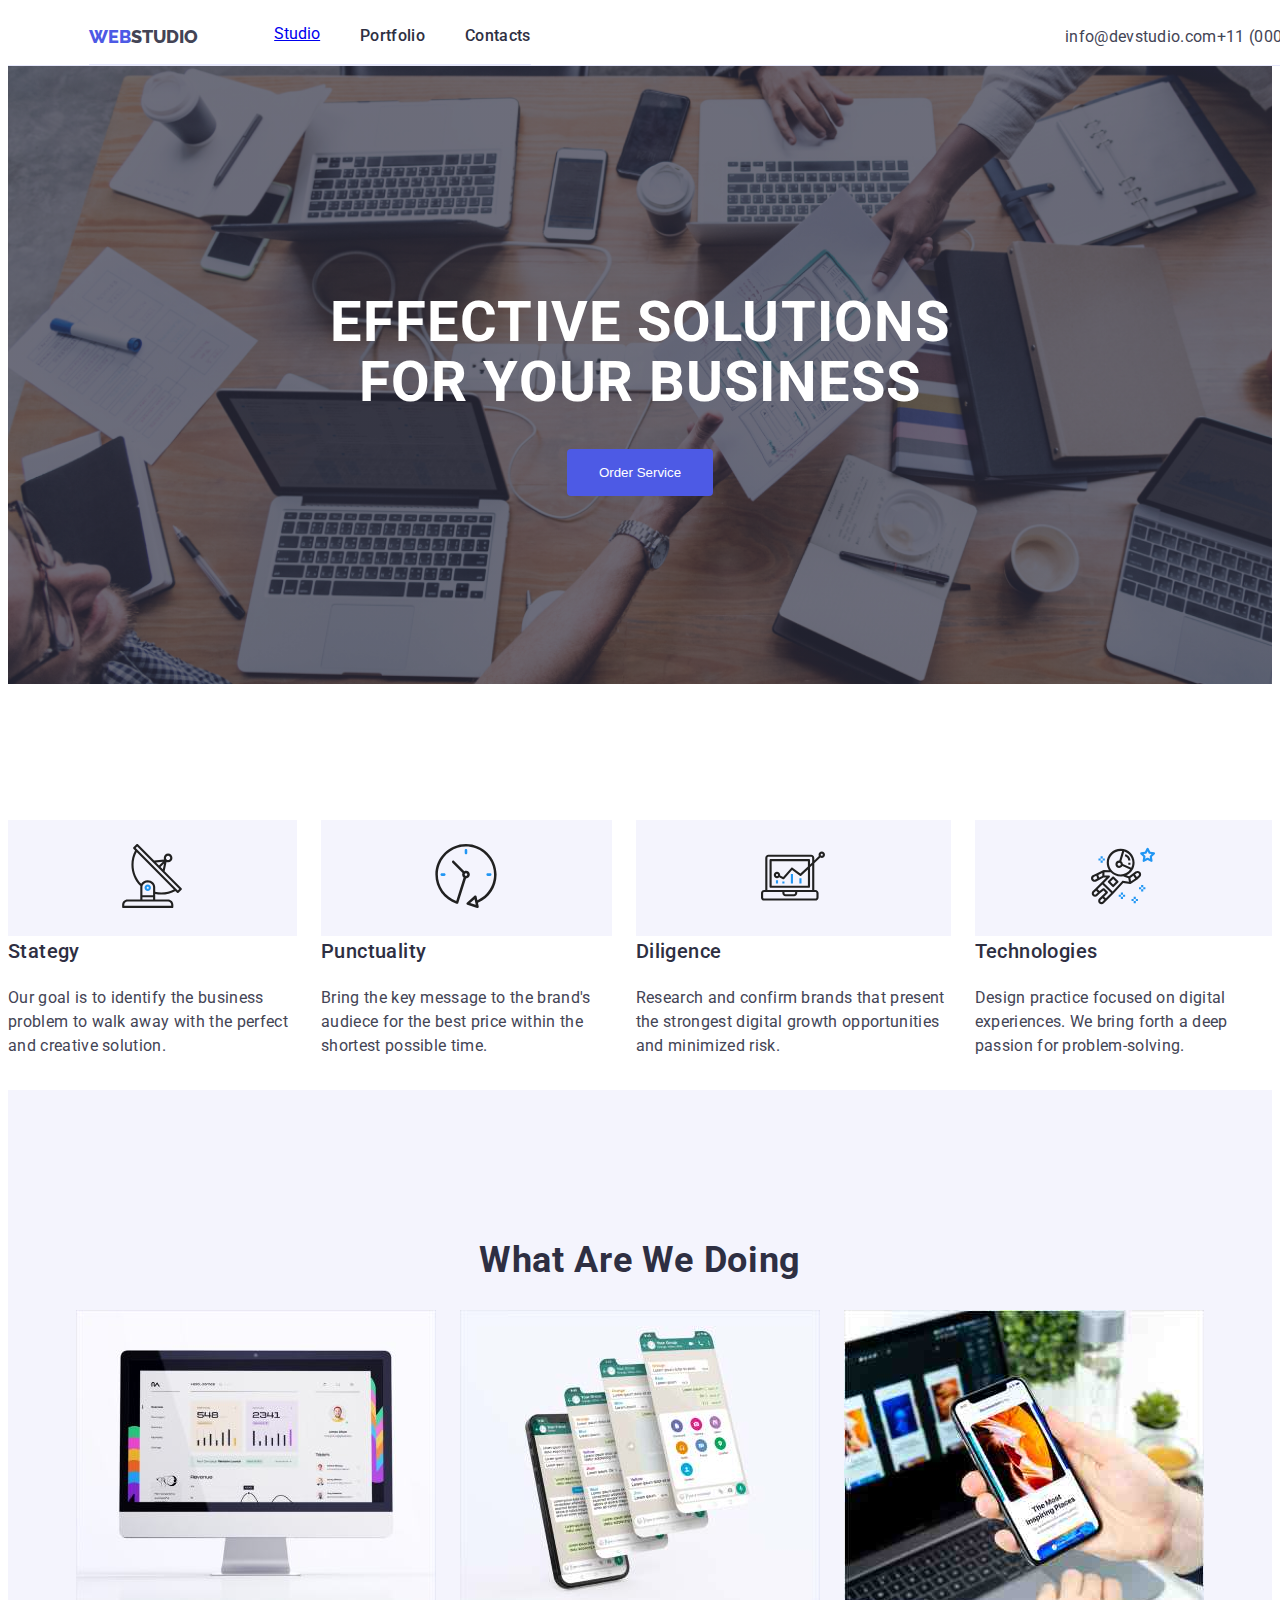
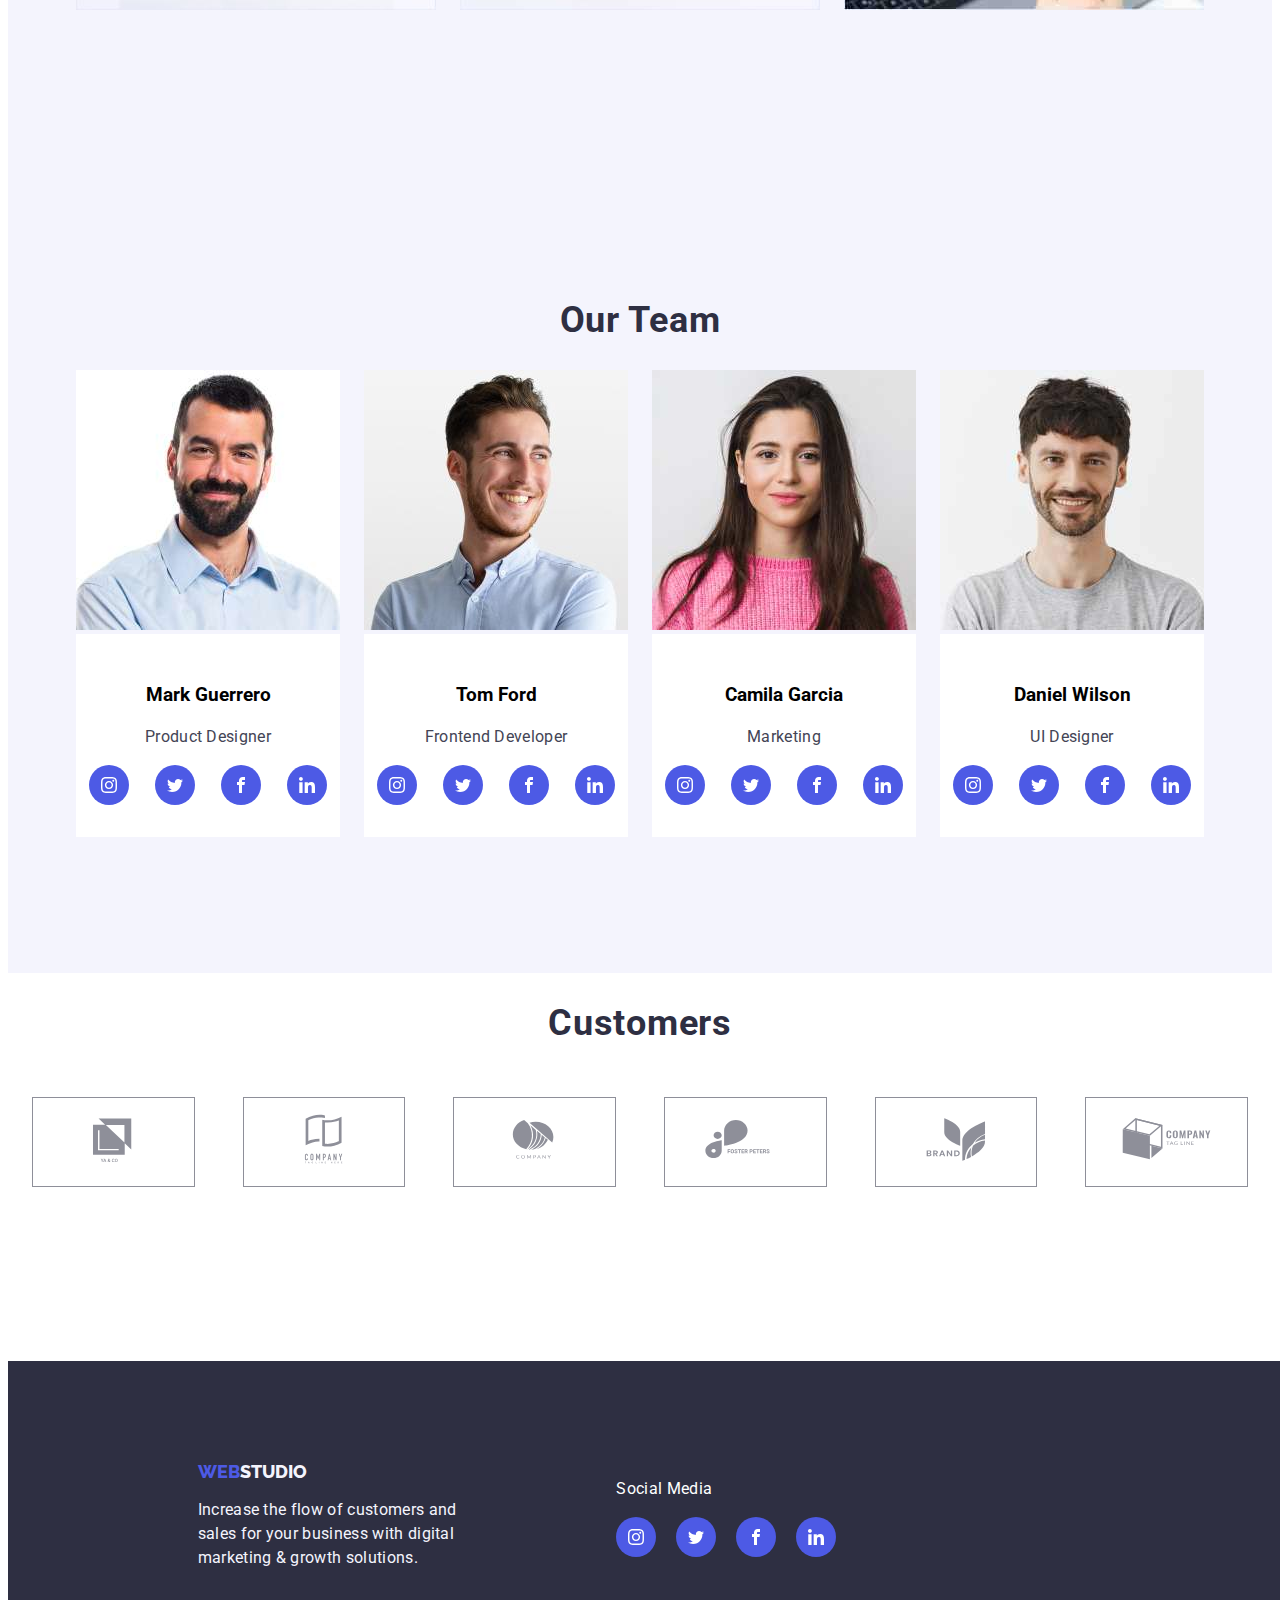
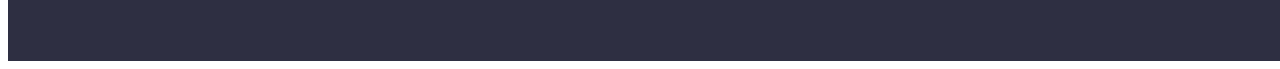
<file: index.html>
<!DOCTYPE html>
<html lang="en">
<head>
    <meta charset="UTF-8">
    <meta name="viewport" content="width=device-width, initial-scale=1.0">
    <title>Homework 5</title>
    <link rel="preconnect" href="https://fonts.googleapis.com">
    <link rel="preconnect" href="https://fonts.gstatic.com" crossorigin>
    <link href="https://fonts.googleapis.com/css2?family=Raleway:wght@800&family=Roboto:wght@400;500;700&display=swap"
        rel="stylesheet">
    <link rel="stylesheet" href="./css/styles.css">
</head>
<body>
    <header class="container d-flex header">
        <div class="d-flex">
        <a href="#" class="logo link"><span class="logo-web">WEB</span>STUDIO</a>
            <nav> 
                <ul class="list studio">
                        <li>
                            <a href="index.html" class="link-nav-link-active">Studio</a></li>           
                        <li>
                            <a href="portfolio.html" class="link nav-link"> Portfolio</a></li>
                        <li>
                            <a href="" class="link nav-link">Contacts</a></li>
                </ul>
               </nav> 
        </div>
        <ul class="list-info">
            <li><a href="" class="link contacts ">info@devstudio.com</a></li>
            <li><a href="" class="link contacts">+11 (000) 111-11-11</a></li>
        </ul>
        
    </header>

        <main>
            <section class="bg-dark">
                <h1 class="hero-class">Effective Solutions<br>for Your Business</h1>
                <button type="button" class="btn" data-modal-open>Order Service</button>
                <div class="backdrop is-hidden" data-modal>
                    <div class="modal">
                        <button class="modal-close-btn" data-modal-close>
                            <svg with="18" height="18">
                                <use href="./images/icons.svg#close"></use>
                            </svg>
                        </button>
                    </div>
                </div>
            </section>

            <section class="team-section"> 
                <div class="container">
                <ul class="list strategy">
                     <li>
                        <div class="svg">
                            <svg width="64" height="64">
                                <use href="./images/icons.svg#antenna-1"> </use>
                            </svg>
                        </div>
                     <h3 class="team-name">Stategy</h3>
                     <p class="p-dark">Our goal is to identify the business problem to walk away with the perfect and creative solution.</p>
                     </li>      
               
                    <li>
                        <div class="svg">
                            <svg width="64" height="64">
                                <use href="./images/icons.svg#clock-1"> </use>
                            </svg>
                        </div>
                         <h3 class="team-name">Punctuality</h3>
                         <p class="p-dark">Bring the key message to the brand's audiece for the best price within the shortest possible time.</p>
                    </li>  
               
                    <li>
                        <div class="svg">
                            <svg width="64" height="64">
                                <use href="./images/icons.svg#diagram-1"> </use>
                            </svg>
                        </div>
                         <h3 class="team-name">Diligence</h3>
                         <p class="p-dark">Research and confirm brands that present the strongest digital growth opportunities and minimized risk.</p>
                     </li>
            
                     <li>
                        <div class="svg">
                            <svg width="64" height="64">
                                <use href="./images/icons.svg#astronaut-1"> </use>
                            </svg>
                        </div>
                        <h3 class="team-name">Technologies</h3>
                        <p class="p-dark">Design practice focused on digital experiences. We bring forth a deep passion for problem-solving.</p>
                    </li> 
                </ul>
                </div>
            </section>

        <section class="section">
        <h2 class="center">What are we doing</h2>

    <ul class="list strategy">
        <li><a href="Rectangle71(1).jpg">
                <img src="images/Rectangle71(1).jpg" alt="picture" width="360"></a></li>

   
        <li><a href="img2(1).jpg">
                <img src="images/img2(1).jpg" alt="picture" width="360"></a></li> 
    
   
        <li><a href="img3(1).jpg">
                <img src="images/img3(1).jpg" alt="picture" width="360"></a></li>
    </ul>
    </section>
    <section class="section">
        <h2 class="center">Our Team</h2>
            <ul class="list strategy">
                 <li><a href="img(1).jpg">
                    <img src="images/img(1).jpg" alt="picture"></a>
                    <div class="team-caption">
                        <h3>Mark Guerrero</h3>
                        <p class="p-dark">Product Designer</p>
                            <div class="team-sm">
                                <a class="team-sm-icon">
                                    <svg width="16" height="16" class="icon icon-facebook">
                                        <use xlink:href="./images/icons.svg#instagram"></use>
                                    </svg>
                                </a>
                                <a class="team-sm-icon">
                                    <svg width="16" height="16" class="icon icon-facebook">
                                        <use xlink:href="./images/icons.svg#twitter"></use>
                                    </svg>
                                </a>
                                <a class="team-sm-icon">
                                    <svg width="16" height="16" class="icon icon-facebook">
                                        <use xlink:href="./images/icons.svg#facebook"></use>
                                    </svg>
                                </a>
                                <a class="team-sm-icon">
                                    <svg width="16" height="16" class="icon icon-facebook">
                                        <use xlink:href="./images/icons.svg#linkedin-1"></use>
                                    </svg>
                                </a>
                        </div>
                    </div>
                 </li>
                <li><a href="img4(2).jpg">
                      <img src="images/img4(2).jpg" alt="picture"></a>
                        <div class="team-caption">
                        <h3>Tom Ford</h3>
                        <p class="p-dark">Frontend Developer</p>
                            <div class="team-sm">
                                <a class="team-sm-icon">
                                    <svg width="16" height="16" class="icon icon-facebook">
                                        <use xlink:href="./images/icons.svg#instagram"></use>
                                    </svg>
                                </a>
                                <a class="team-sm-icon">
                                    <svg width="16" height="16" class="icon icon-facebook">
                                        <use xlink:href="./images/icons.svg#twitter"></use>
                                    </svg>
                                </a>
                                <a class="team-sm-icon">
                                    <svg width="16" height="16" class="icon icon-facebook">
                                        <use xlink:href="./images/icons.svg#facebook"></use>
                                    </svg>
                                </a>
                                <a class="team-sm-icon">
                                    <svg width="16" height="16" class="icon icon-facebook">
                                        <use xlink:href="./images/icons.svg#linkedin-1"></use>
                                    </svg>
                                </a>
                            </div> 
                        </div>
                </li>
                <li><a href="img5(1).jpg">
                    <img src="images/img5(1).jpg" alt="picture"></a>
                    <div class="team-caption">
                    <h3>Camila Garcia</h3>
                    <p class="p-dark">Marketing</p>
                        <div class="team-sm">
                            <a class="team-sm-icon">
                                <svg width="16" height="16" class="icon icon-facebook">
                                    <use xlink:href="./images/icons.svg#instagram"></use>
                                </svg>
                            </a>
                            <a class="team-sm-icon">
                                <svg width="16" height="16" class="icon icon-facebook">
                                    <use xlink:href="./images/icons.svg#twitter"></use>
                                </svg>
                            </a>
                            <a class="team-sm-icon">
                                <svg width="16" height="16" class="icon icon-facebook">
                                    <use xlink:href="./images/icons.svg#facebook"></use>
                                </svg>
                            </a>
                            <a class="team-sm-icon">
                                <svg width="16" height="16" class="icon icon-facebook">
                                    <use xlink:href="./images/icons.svg#linkedin-1"></use>
                                </svg>
                            </a>
                        </div>
                    </div> 
                </li>
                 <li><a href="img6(1).jpg">
                    <img src="images/img6(1).jpg" alt="picture"></a>
                    <div class="team-caption">
                    <h3>Daniel Wilson</h3>
                    <p class="p-dark">UI Designer</p>
                        <div class="team-sm">
                            <a class="team-sm-icon">
                                <svg width="16" height="16" class="icon icon-facebook">
                                    <use xlink:href="./images/icons.svg#instagram"></use>
                                </svg>
                            </a>
                            <a class="team-sm-icon">
                                <svg width="16" height="16" class="icon icon-facebook">
                                    <use xlink:href="./images/icons.svg#twitter"></use>
                                </svg>
                            </a>
                            <a class="team-sm-icon">
                                <svg width="16" height="16" class="icon icon-facebook">
                                    <use xlink:href="./images/icons.svg#facebook"></use>
                                </svg>
                            </a>
                            <a class="team-sm-icon">
                                <svg width="16" height="16" class="icon icon-facebook">
                                    <use xlink:href="./images/icons.svg#linkedin-1"></use>
                                </svg>
                            </a>
                        </div>
                    </div>
                    </li>  
                </ul>
    </section>
    <section class="customers"> 
        <h2 class="center">Customers</h2>
        <ul class="list">
            <li class="customer-icon">
                <a href="#">
                    <svg width="104" height="56" class="icon icon-facebook">
                        <use xlink:href="./images/icons.svg#Logo-6"></use>
                    </svg>
                </a>
            </li>
            <li class="customer-icon">
                <a href="#">
                    <svg width="104" height="56" class="icon icon-facebook">
                        <use xlink:href="./images/icons.svg#Logo-4"></use>
                    </svg>
                </a>
            </li>
            <li class="customer-icon">
                <a href="#">
                    <svg width="104" height="56" class="icon icon-facebook">
                        <use xlink:href="./images/icons.svg#Logo-5"></use>
                    </svg>
                </a>
            </li>
            <li class="customer-icon">
                <a href="#">
                    <svg width="104" height="56" class="icon icon-facebook">
                        <use xlink:href="./images/icons.svg#Logo-2"></use>
                    </svg>
                </a>
            </li>
            <li class="customer-icon">
                <a href="#">
                    <svg width="104" height="56" class="icon icon-facebook">
                        <use xlink:href="./images/icons.svg#Logo"></use>
                    </svg>
                </a>
            </li>
            <li class="customer-icon">
                <a href="#">
                    <svg width="104" height="56" class="icon icon-facebook">
                        <use xlink:href="./images/icons.svg#Logo-1"></use>
                    </svg>
                </a>
            </li>
        </ul>
    </section>

    </main>

    <footer class="footer">
                <div>
                    <a href="#" class="logo"><span class="logo-web">WEB</span><span class="logo-studio">STUDIO</span>
                    </a>
                    <p class="p-footer">Increase the flow of customers and <br> sales for your business with digital <br> marketing & growth
                     solutions.</p>
                </div>
        <div class="team-sm-s">
            <p class="s-footer">Social Media</p>
                <ul class="footer-icon">
                       <li> <a class="team-sm-icon">
                            <svg width="16" height="16" class="icon icon-facebook">
                            <use xlink:href="./images/icons.svg#instagram"></use>
                        </svg>
                        </a></li>
                        <li><a class="team-sm-icon">
                            <svg width="16" height="16" class="icon icon-facebook">
                            <use xlink:href="./images/icons.svg#twitter"></use>
                            </svg>
                        </a></li>
                        <li><a class="team-sm-icon">
                            <svg width="16" height="16" class="icon icon-facebook">
                            <use xlink:href="./images/icons.svg#facebook"></use>
                            </svg>
                        </a></li>
                        <li><a class="team-sm-icon">
                            <svg width="16" height="16" class="icon icon-facebook">
                            <use xlink:href="./images/icons.svg#linkedin-1"></use>
                            </svg>
                        </a></li>
                </ul>
        </div>
    </footer>
    <script src="./js/modal.js" type="text/javascript"></script>
</body>

</html>
</file>
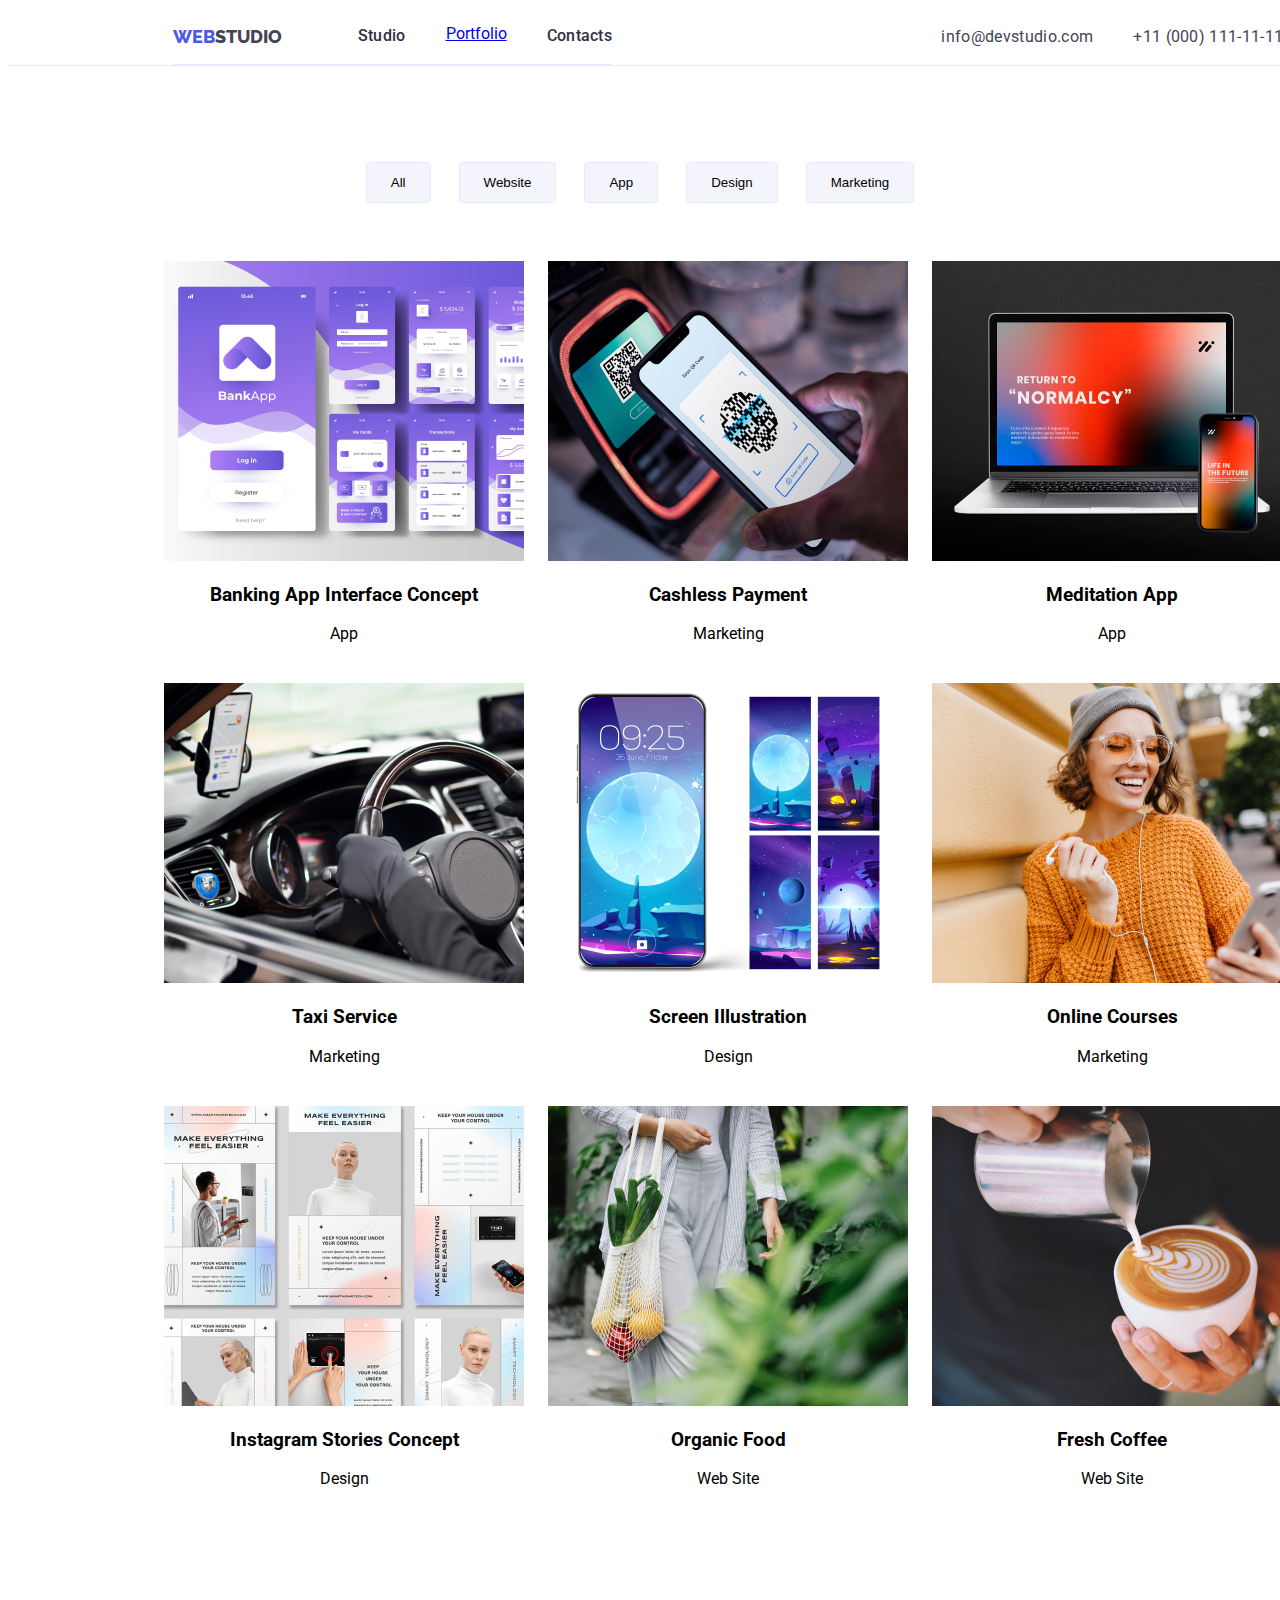
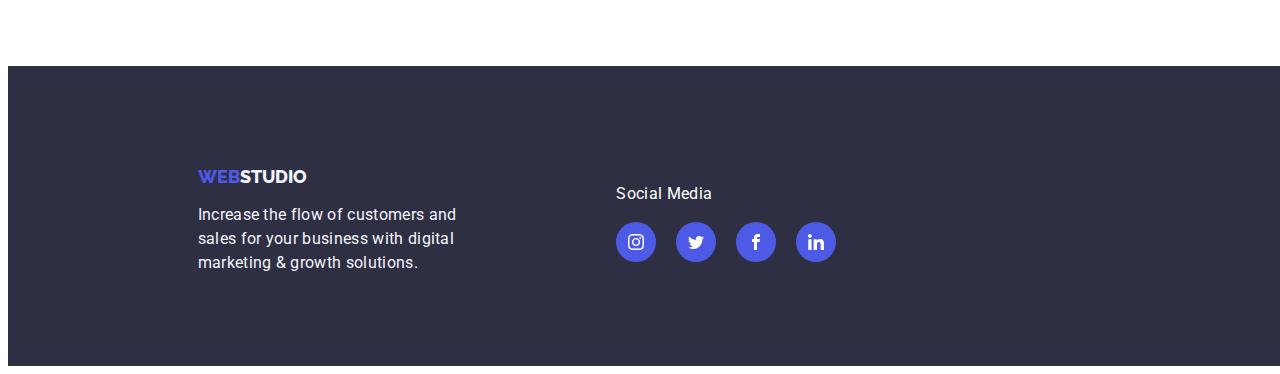
<file: portfolio.html>
<!DOCTYPE html>
<html lang="en">

<head>
    <meta charset="UTF-8">
    <meta name="viewport" content="width=device-width, initial-scale=1.0">
    <title>Portfolio</title>
    <link rel="preconnect" href="https://fonts.googleapis.com">
    <link rel="preconnect" href="https://fonts.gstatic.com" crossorigin>
    <link href="https://fonts.googleapis.com/css2?family=Raleway:wght@800&family=Roboto:wght@400;500;700&display=swap"
        rel="stylesheet">
    <link rel="stylesheet" href="./css/styles.css">
</head>
<body>
    <header class="container d-flex header">
        <div class="d-flex">
            <a href="#" class="logo link"><span class="logo-web">WEB</span>STUDIO</a>
            <nav>
                <ul class="list studio">
                    <li>
                        <a href="index.html" class="link nav-link">Studio</a>
                    </li>
                    <li>
                        <a href="portfolio.html" class="link-nav-link-active"> Portfolio</a>
                    </li>
                    <li>
                        <a href="" class="link nav-link">Contacts</a>
                    </li>
                </ul>
            </nav>
        </div>
        <ul class="list info">
            <li><a href="" class="link contacts ">info@devstudio.com</a></li>
            <li><a href="" class="link contacts">+11 (000) 111-11-11</a></li>
        </ul>
    </header>

    <main>
        <section class="portfolio">
            
            <div>
                <button class="button">All</button>
                <button class="button">Website</button>
                <button class="button">App</button>
                <button class="button">Design</button>
                <button class="button">Marketing</button>
            </div>

            <div class="container">
                <ul class="list">
                    <li class="project">
                        <div class="project-one">
                            <img src="./images/bankapp.jpg" alt="app">
                            <div class="project-one-caption">
                                <p>14 Stylish and User-Friendly App Design Concept - Task Manager App - Calorie Tracker App - Exotic Ecommerce App - Cloud
                                Storage App</p>
                            </div>
                        </div>
                        <div class="portfolio-project">
                            <h3>Banking App Interface Concept</h3>
                            <p>App</p>
                        </div>
                    </li>
                    <li class="project">
                        <div class="project-one">
                            <img src="./images/qrcode.jpg" alt="QRCode">
                            <div class="project-one-caption">
                                <p>14 Stylish and User-Friendly App Design Concept - Task Manager App - Calorie Tracker App - Exotic Ecommerce App - Cloud Storage App</p>
                            </div>
                        </div>
                        <div class="portfolio-project">
                            <h3>Cashless Payment</h3>
                            <p>Marketing</p>
                        </div>
                    </li>
                    <li class="project">
                        <div class="project-one">
                            <img src="./images/laptop.jpg" alt="phone">
                                <div class="project-one-caption">
                                    <p>14 Stylish and User-Friendly App Design Concept - Task Manager App - Calorie Tracker App - Exotic Ecommerce App -
                                    Cloud Storage App</p>
                                </div>
                        </div>
                            <div class="portfolio-project">
                            <h3>Meditation App</h3>
                            <p>App</p>
                        </div>
                    </li> 
                    <li class="project">
                        <div class="project-one">
                            <img src="./images/car.jpg" alt="car">
                                <div class="project-one-caption">
                                    <p>14 Stylish and User-Friendly App Design Concept - Task Manager App - Calorie Tracker App - Exotic Ecommerce App -
                                        Cloud Storage App</p>
                                </div>
                        </div>
                            <div class="portfolio-project">
                            <h3>Taxi Service</h3>
                            <p>Marketing</p>
                        </div>
                    </li>
                    <li class="project">
                        <div class="project-one">
                            <img src="./images/phone.jpg" alt="phone">
                            <div class="project-one-caption">
                                <p>14 Stylish and User-Friendly App Design Concept - Task Manager App - Calorie Tracker App - Exotic Ecommerce App -
                                    Cloud Storage App</p>
                            </div>
                        </div>
                            <div class="portfolio-project">
                            <h3>Screen Illustration</h3>
                            <p>Design</p>
                        </div>
                    </li>
                    <li class="project">
                        <div class="project-one">  
                            <img src="./images/orangelady.jpg" alt="orange">
                            <div class="project-one-caption">
                                <p>14 Stylish and User-Friendly App Design Concept - Task Manager App - Calorie Tracker App - Exotic Ecommerce App -
                                    Cloud Storage App</p>
                            </div>
                        </div>
                        <div class="portfolio-project">
                            <h3>Online Courses</h3>
                            <p>Marketing</p>
                        </div>
                    </li>
                    <li class="project">
                        <div class="project-one">
                            <img src="./images/whitelady.jpg" alt="lady">
                            <div class="project-one-caption">
                            <p>14 Stylish and User-Friendly App Design Concept - Task Manager App - Calorie Tracker App - Exotic Ecommerce App -
                                Cloud Storage App</p>
                            </div>
                            </div>
                        <div class="portfolio-project">
                            <h3>Instagram Stories Concept</h3>
                            <p>Design</p>
                        </div>
                    </li>
                    <li class="project">
                        <div class="project-one">
                        <img src="./images/fruits.jpg" alt="fruits">
                        <div class="project-one-caption">
                            <p>14 Stylish and User-Friendly App Design Concept - Task Manager App - Calorie Tracker App - Exotic Ecommerce App -
                                Cloud Storage App</p>
                        </div>
                        </div>
                        <div class="portfolio-project">
                            <h3>Organic Food</h3>
                            <p>Web Site</p>
                        </div>
                    </li>
                    <li class="project">
                        <div class="project-one">
                        <img src="./images/coffee.jpg" alt="coffee">
                        <div class="project-one-caption">
                            <p>14 Stylish and User-Friendly App Design Concept - Task Manager App - Calorie Tracker App - Exotic Ecommerce App -
                                Cloud Storage App</p>
                        </div>
                        </div>
                        <div class="portfolio-project">
                            <h3>Fresh Coffee</h3>
                            <p>Web Site</p>
                        </div>
                    </li>
                </ul>
            </div>
           
        </section>

    </main>

<footer class="footer">
    <div>
        <a href="#" class="logo"><span class="logo-web">WEB</span><span class="logo-studio">STUDIO</span>
        </a>
        <p class="p-footer">Increase the flow of customers and <br> sales for your business with digital <br> marketing
            & growth
            solutions.</p>
    </div>
    <div class="team-sm-s">
        <p class="s-footer">Social Media</p>
        <ul class="footer-icon">
            <li> <a class="team-sm-icon">
                    <svg width="16" height="16" class="icon icon-facebook">
                        <use xlink:href="./images/icons.svg#instagram"></use>
                    </svg>
                </a></li>
            <li><a class="team-sm-icon">
                    <svg width="16" height="16" class="icon icon-facebook">
                        <use xlink:href="./images/icons.svg#twitter"></use>
                    </svg>
                </a></li>
            <li><a class="team-sm-icon">
                    <svg width="16" height="16" class="icon icon-facebook">
                        <use xlink:href="./images/icons.svg#facebook"></use>
                    </svg>
                </a></li>
            <li><a class="team-sm-icon">
                    <svg width="16" height="16" class="icon icon-facebook">
                        <use xlink:href="./images/icons.svg#linkedin-1"></use>
                    </svg>
                </a></li>
        </ul>
    </div>
</footer>
</body>

</html>
</file>
<file: css/styles.css>
:root{
    --iris:#4d5ae5;
    --navyblue: #2e2f42;
    --ocean: #484bbf;
    --white: #fff;
    --slate: #434455;
    --cornflower: #e7e9fc;
    --cloud: #f4f4fd;

}

.logo-web { 
    color:var(--iris);  
}

.logo-studio{
    color: var(--cloud);
}

.logo{
    color:var(--slate);
    font-family: raleway;
    text-decoration: none;
    font-size: 18px;
    font-weight: 800;
    
}
body{
    font-family: roboto;
}

.list {
    list-style: none;
    padding: 0%;
    display: flex;
    justify-content: center;
}

.link{
    text-decoration: none;
    display: flex;
}

.list-info{
    margin-left: 332px;
    display: flex;
    list-style: none;
}

.nav-link{
    font-weight: 500; 
    line-height: 1.5;
    letter-spacing: 0.32px;
    color: var(--navyblue);
}

.nav-link:hover,
.nav-link:focus {
    color: var(--ocean);
}

.active {
    color: var(--ocean);
}

.active::after {
    content: " ";
    display: block;
    height: 4px;
    width: 100%;
    border-radius: 2px;
    background-color: var(--iris);
    position: relative;
    top: 15px;
}

.contacts{
    line-height: 1.5;
    color: var(--slate);
    letter-spacing: 0.32px;
}

.studio {
    gap: 40px;
}

.info {
    gap: 40px;
}

.strategy{
    gap: 24px;
}
.svg{
    background-color: var(--cloud);
    text-align: center;
    padding: 24px 0;
    
}

.team img{
    display: block;
}

.section{
    background-color: var(--cloud);
    padding-top: 120px;
    padding-bottom: 120px;
}

.team-section{
    display: flex;
    justify-content: space-around;
    padding-top: 120px;
}

.team-caption{
    background-color: white;
    padding: 32px 0px;
}

.bg-dark{
    background: linear-gradient(rgba(46, 47, 66, 0.70), rgba(46, 47, 66, 0.70)), url("../images/people-office.jpg");
    background-size: cover;
    /*background-color:var(--navyblue);*/
    padding-top: 188px;
    padding-bottom: 188px;
    text-align: center;
}

.hero-class{
    color: var(--white);
    text-align: center;
    font-size: 56px;
    font-weight: 700px;
    line-height: 60px; /* 107.143% */
    letter-spacing: 1.12px;
    text-transform: uppercase;
}

.btn{
    background-color:var(--iris);
    color: white;
    border: none;
    border-radius: 4px;
    padding: 16px 32px;
}

.btn:hover {
    cursor: pointer;
    background-color: var(--ocean);
}

.backdrop {
    width: 100%;
    height: 100%;
    background-color: rgba(0, 0, 0, 0.4);
    position: fixed;
    top: 0;
    display: flex;
    justify-content: center;
    align-items: center;
    transition: opacity 250ms cubic-bezier(0.4, 0, 0.2, 1);
}

.modal {
    width: 408px;
    height: 584px;
    background-color: white;
    border-radius: 4px;
    padding: 24px;
}

.is-hidden {
    pointer-events: none;
    opacity: 0;
}

.modal-close-btn {
    border-radius: 100%;
    border: 1px solid rgba(0, 0, 0, 0.1);
    background-color: white;
    width: 30px;
    height: 30px;
    color: var(--ocean);
    margin-left: auto;
    display: block;
    transition: fill 250ms cubic-bezier(0.4, 0, 0.2, 1), border 250ms cubic-bezier(0.4, 0, 0.2, 1);  
    cursor: pointer;
    display: flex;
    align-items: center;
    justify-content: center;
}

.modal-close-btn:hover {
    fill: currentColor;   
    border: 1px solid currentColor;
}
.container {
    width: 1440px;
}

.d-flex {
    display: flex;
    align-items: center;
}

.header {
    justify-content: space-around;
    align-items: center;
}

.header .d-flex {
    align-items: center;
    gap: 76px;
}

.team-name{
    color: var(--navyblue); 
    font-size: 20px;
    font-weight: 500;
    line-height: 1.5;
    letter-spacing: 0.4px;
    margin-top: 0%;
}

.team-caption {
    text-align: center;
}

.team-sm{
    display: inline-block;
    display: flex;
    justify-content: space-around;
    padding: 0px;
}

.team-sm-s{
    display: inline-block;
    justify-content: space-around;
    padding: 0px;
    
}


.team-sm-icon{
    background-color: var(--iris);
    fill: white;
    border-radius: 50%;
    width: 40px;
    height: 40px;
    display: flex;
    align-items: center;
    justify-content: center;
}
   

 .p-dark{
    color: var(--slate);
    line-height: 1.5;
    letter-spacing: 0.32px;
 }

.center {
    text-align: center;
    color: var(--navyblue);
    font-size: 36px;
    font-weight: 700;
    line-height: 40px;
    letter-spacing: 0.72px;
    text-transform: capitalize;
}

/* customers */
.list{
    fill: #8E8F99;
}
.customer-icon{
    border: 1px solid #8E8F99;
    width: 168px;
    height: 88px;
    align-items: center;
}

.customer-icon{
    display: flex;
    justify-content: center;
    margin: 24px;
}

/* Portfolio */
.portfolio{
    text-align: center;
    
}
.portfolio ul{
    width: 100%;
    flex-wrap: wrap;
}

.portfolio-li-img{
    width: 100%;
    padding: 12px 12px;
    justify-content: center;
    display: block;
}

.portfolio li{
    width: 25%;
    padding: 12px 12px;
}

.project:hover .project-one-caption {
    opacity: 1;
    transform: translateY(0);
}

.project {
    overflow: hidden;
}

.project-one {
    position: relative;
    overflow: hidden;

}

.project-one-caption {
    position: absolute;
    background-color: rgba(77, 90, 229, 1);
    color: white;
    width: 100%;
    height: 100%;
    top: 0;
    left: 0 ;
    opacity: 0;
    transform: translateY(100%);
    transition: transform 0.25s cubic-bezier(0.4, 0, 0.2, 1);
}

.project-one-caption p {
    padding: 40px 32px;
}

.all{
    padding: 12px 24px;
}

.d-flex{
    border-bottom: 1px solid var(--CORNFLOWER, #E7E9FC);
        background: var(--WHITE, #FFF);

}

.footer {
    flex-flow: row wrap;
    margin-top: 150px;
    background-color: var(--navyblue);
    width: 100%;
    height: 100px;
    padding: 100px 15%;
    display: flex;
   
}
.s-footer{
        color: white;
        font-family: Roboto;
        font-size: 16px;
        font-style: normal;
        font-weight: 400;
        line-height: 24px; 
        letter-spacing: 0.32px;
        padding-left: 40px;
        margin-left: 120px;      
}

.footer-icon{
    display: flex;
    margin: 10px;
    list-style: none;
    gap: 20px;
    margin-left: 120px;
}

.button{
    border-radius: 4px;
    border: 1px solid var(--CORNFLOWER, #E7E9FC);
    background: var(--CLOUD, #F4F4FD);
    padding: 12px 24px;
    justify-content: center;
    align-items: center;
    margin: 12px;
    margin-top: 96px;
    margin-bottom: 30px;
}
button:hover{
    cursor: pointer;
    background-color: var(--ocean);
}

.p-footer{
    color: var(--CLOUD, #F4F4FD);
    font-family: Roboto;
    font-size: 16px;
    font-style: normal;
    font-weight: 400;
    line-height: 24px; /* 150% */
    letter-spacing: 0.32px;  
}


.a-footer{
    color: var(--white); 
}
</file>
